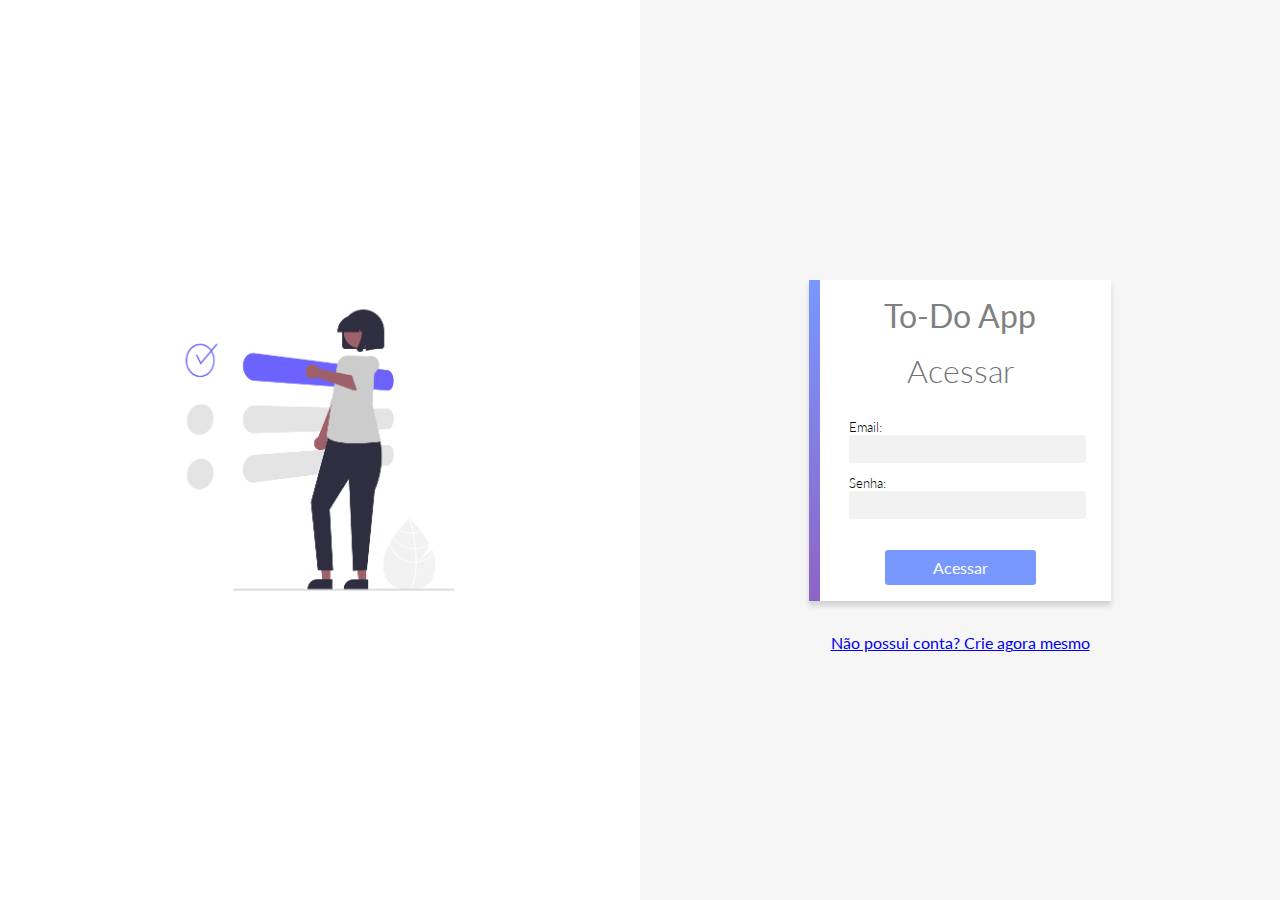
<file: index.html>
<!DOCTYPE html>
<html lang="pt-BR">

<head>
  <meta charset="UTF-8">
  <meta http-equiv="X-UA-Compatible" content="IE=edge">
  <meta name="viewport" content="width=device-width, initial-scale=1.0">
  <title>To-Do App</title>

  <!-- ---------------- estilos compartilhados entre login e signup ---------------- -->
  <link rel="stylesheet" href="styles/acesso.css">

</head>

<body>
  <div class="left">
    <img src="./assets/pessoa-login.png" alt="">
  </div>

  <div class="right">
    <form id="form">
      <div class="form-header">
        <p>To-Do App</p>
      </div>
      <h1>Acessar</h1>
      <label>
        Email:
        <input id="inputEmail" type="text">
        <span id="msg-email"></span>
      </label>
      <label>
        Senha:
        <input id="inputPassword" type="password">
        <span id="msg-senha"></span>
      </label>

      <button type="submit" id="btn">Acessar</button>

    </form>
    <div class="ingressar">
      <a href="signup.html">Não possui conta? Crie agora mesmo</a>
    </div>
  </div>

  <script src="./scripts/login.js"></script>
</body>

</html>
</file>
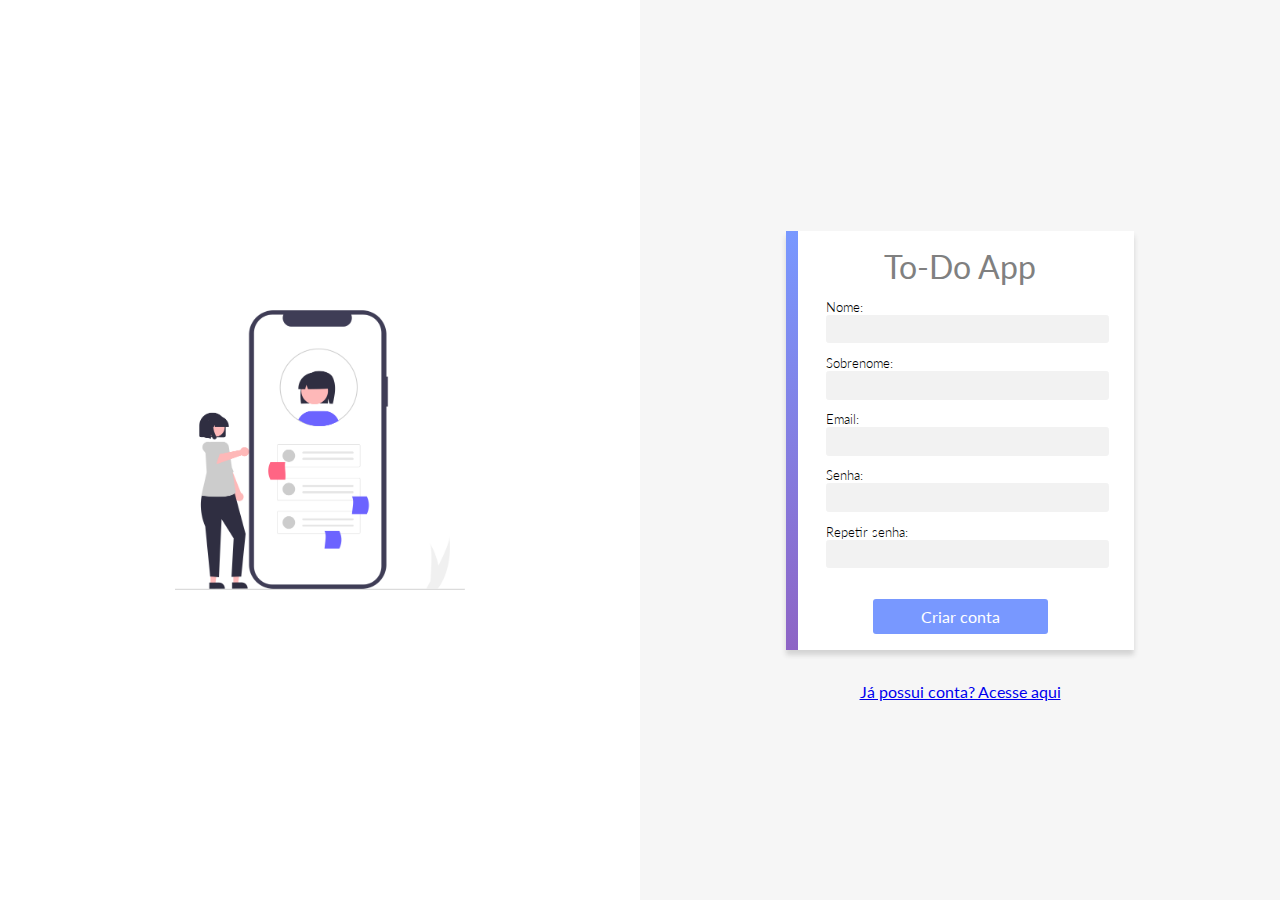
<file: signup.html>
<!DOCTYPE html>
<html lang="pt-BR">

<head>
  <meta charset="UTF-8">
  <meta http-equiv="X-UA-Compatible" content="IE=edge">
  <meta name="viewport" content="width=device-width, initial-scale=1.0">
  <title>To-Do App</title>

  <!-- ---------------- estilos compartilhados entre login e signup ---------------- -->
  <link rel="stylesheet" href="styles/acesso.css">

</head>

<body>

  <div class="left">
    <img src="./assets/pessoa-signup.png" alt="">
  </div>
  <div class="right">
    <form id="form">
      <div class="form-header">
        <p>To-Do App</p>
      </div>

      <label>
        Nome:
        <input type="text" id="nome">  
        <span id="msg-nome"></span>
      </label>
    
      <label>
        Sobrenome:
        <input type="text" id="sobrenome">
        <span id="msg-sobrenome"></span>
      </label>
      <label>
        Email:
        <input type="email" id="email">
        <span id="msg-email"></span>
      </label>
      <label>
        Senha:
        <input type="password" id="senha">
        <span id="msg-senha"></span>
      </label>
      <label>
        Repetir senha:
        <input type="password" id="senha2">
        <span id="msg-senha2"></span>
      </label>

      <button type="submit">Criar conta</button>

    </form>
    <div class="ingressar">
      <a href="index.html">Já possui conta? Acesse aqui</a>
    </div>
  </div>

  <script src="./scripts/signup.js"></script>

</body>

</html>
</file>
<file: styles/acesso.css>
@import url('./common.css');

body{
  display: flex;
}

h1 {
  color: rgb(116, 116, 116);
  font-weight: 300;
  margin: .5em 0;
}

form {
  position: relative;
  max-width: 26em;
  background-color: white;
  display: flex;
  align-items: center;
  flex-direction: column;
  margin: 2em auto;
  box-shadow: 0 5px 5px lightgrey;
  padding: 1em 2.5em;
  box-sizing: border-box;
}

form:after {
  position: absolute;
  content: '';
  width: .7em;
  height: 100%;
  top: 0;
  left: 0;
  background: linear-gradient(var(--primary), var(--secondary));
}


input {
  width: 100%;
  padding: .4em .5em;
  background-color: var(--app-grey);
  border: 1px solid var(--app-grey);
  border-radius: .2em;
}

input:focus {
  outline: none;
  border: 1px solid lightgrey;
}

.erro {
  border:solid 1px red;
}

.erro:focus {
  border:solid 1px red;
}

span {
  color: red;
}

label {
  width: 100%;
  font-weight: 300;
  margin-bottom: -.1em;
  margin-top: 1em;
  font-size: .8em;
}

button {
  padding: .5em 3em;
  background-color: var(--primary);
  transition: 0.6s;
  color: white;
  margin-top: 2em;
  font-weight: 400;
  font-size: 1em;
}

button:disabled {
  background-color: #747474;
  transition: 0.6s;
}

.form-header {
  color: grey;
  font-size: 2em;
}
.ingressar{
  text-align: center;
}
.left{
  width: 50%;  
  background-color: white;
  text-align: center;
  display: flex;
  align-items: center;
  justify-content: center;
}
.left img{
  width:60%;
}
.right{
  width: 50%;
  display: flex;
  flex-direction: column;
  align-items: center;
  justify-content: center;
}
</file>
